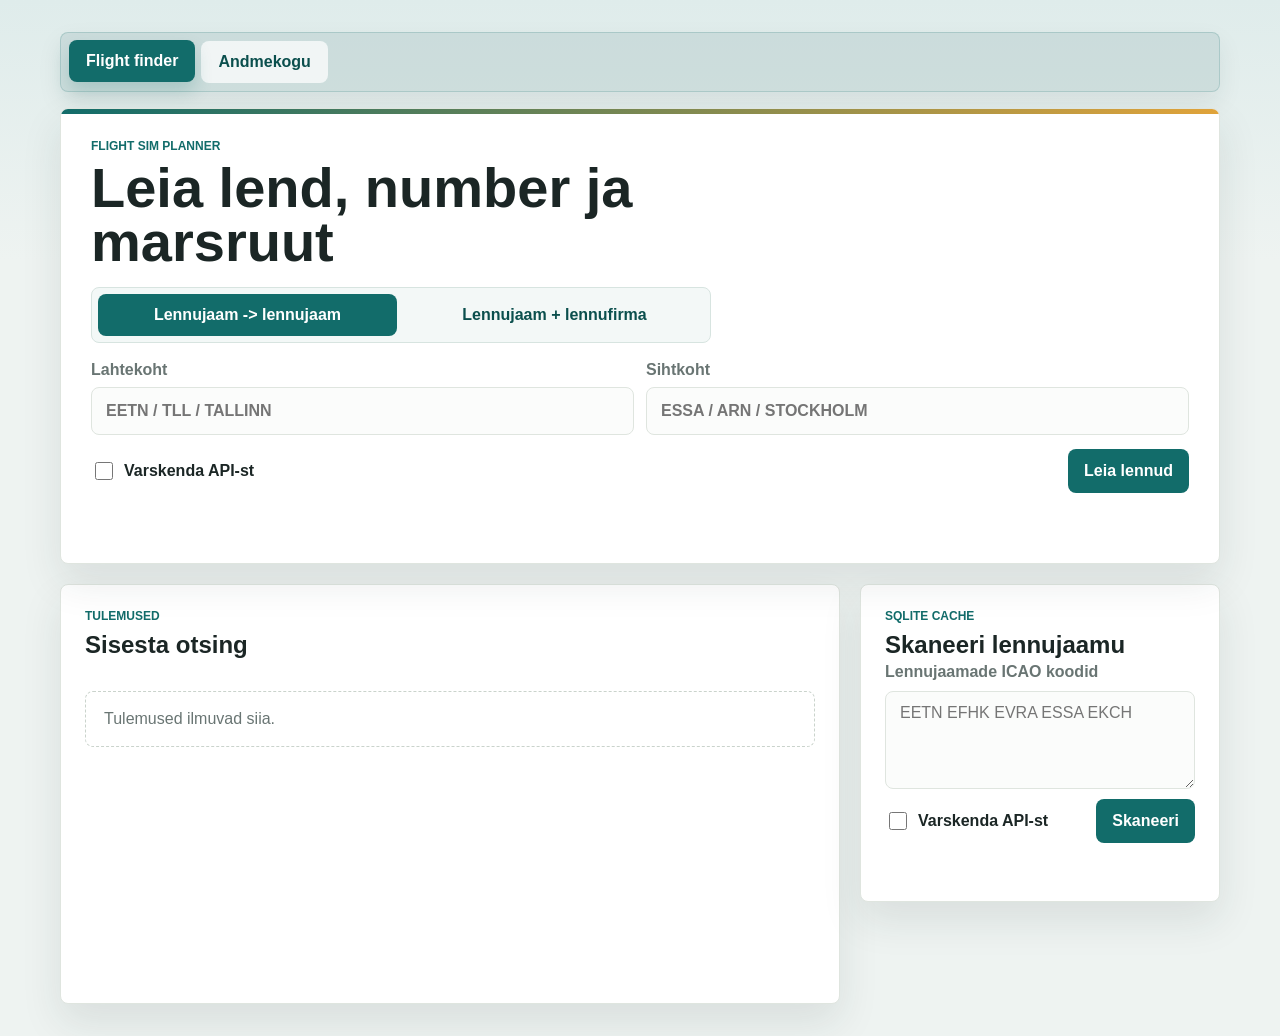
<file: index.html>
<!doctype html>
<html lang="et">
<head>
    <meta charset="utf-8">
    <meta name="viewport" content="width=device-width, initial-scale=1">
    <title>Flight Sim Route Finder</title>
    <link rel="stylesheet" href="styles.css">
</head>
<body>
    <main class="app-shell">
        <nav class="top-nav">
            <a class="active" href="index.html">Flight finder</a>
            <a href="airline.html">Andmekogu</a>
        </nav>

        <section class="planner-hero">
            <div class="hero-copy">
                <p class="eyebrow">Flight sim planner</p>
                <h1>Leia lend, number ja marsruut</h1>
            </div>

            <div class="mode-tabs" role="tablist" aria-label="Otsinguviis">
                <button class="mode-tab active" type="button" data-mode="route">Lennujaam -> lennujaam</button>
                <button class="mode-tab" type="button" data-mode="airline">Lennujaam + lennufirma</button>
            </div>

            <form id="routeForm" class="planner-form" data-form="route">
                <div class="field-grid two">
                    <label>
                        <span>Lahtekoht</span>
                        <input id="fromInput" name="from" type="text" placeholder="EETN / TLL / Tallinn" autocomplete="off" required>
                    </label>
                    <label>
                        <span>Sihtkoht</span>
                        <input id="toInput" name="to" type="text" placeholder="ESSA / ARN / Stockholm" autocomplete="off" required>
                    </label>
                </div>

                <div class="form-actions">
                    <label class="checkbox-row">
                        <input id="routeRefresh" type="checkbox">
                        <span>Varskenda API-st</span>
                    </label>
                    <button type="submit">Leia lennud</button>
                </div>
            </form>

            <form id="airportAirlineForm" class="planner-form hidden" data-form="airline">
                <div class="field-grid three">
                    <label>
                        <span>Lennujaam</span>
                        <input id="airportInput" name="airport" type="text" placeholder="EETN / TLL / Tallinn" autocomplete="off" required>
                    </label>
                    <label>
                        <span>Lennufirma</span>
                        <input id="airlineInput" name="airline" type="text" placeholder="BTI / BT / airBaltic" autocomplete="off" required>
                    </label>
                    <label>
                        <span>Suund</span>
                        <select id="directionInput" name="direction">
                            <option value="departures">Valjuvad</option>
                            <option value="arrivals">Saabuvad</option>
                            <option value="both">Molemad</option>
                        </select>
                    </label>
                </div>

                <div class="form-actions">
                    <label class="checkbox-row">
                        <input id="airlineRefresh" type="checkbox">
                        <span>Varskenda API-st</span>
                    </label>
                    <button type="submit">Leia marsruudid</button>
                </div>
            </form>

            <div id="status" class="status" role="status"></div>
        </section>

        <section class="planner-layout">
            <section class="results-panel planner-results">
                <div class="panel-header">
                    <div>
                        <p class="eyebrow">Tulemused</p>
                        <h2 id="resultsTitle">Sisesta otsing</h2>
                    </div>
                </div>

                <div id="summaryStats" class="summary-stats"></div>
                <div id="resultsList" class="results-list empty-state">Tulemused ilmuvad siia.</div>
            </section>

            <aside class="scan-panel">
                <div class="panel-header compact">
                    <div>
                        <p class="eyebrow">SQLite cache</p>
                        <h2>Skaneeri lennujaamu</h2>
                    </div>
                </div>

                <form id="scanForm" class="scan-form">
                    <label for="scanAirports">Lennujaamade ICAO koodid</label>
                    <textarea id="scanAirports" rows="4" placeholder="EETN EFHK EVRA ESSA EKCH"></textarea>
                    <div class="scan-actions">
                        <label class="checkbox-row">
                            <input id="scanRefresh" type="checkbox">
                            <span>Varskenda API-st</span>
                        </label>
                        <button type="submit">Skaneeri</button>
                    </div>
                </form>

                <div id="scanStatus" class="status" role="status"></div>
                <div id="scanResults" class="scan-results"></div>
            </aside>
        </section>
    </main>

    <script src="app.js"></script>
</body>
</html>
</file>
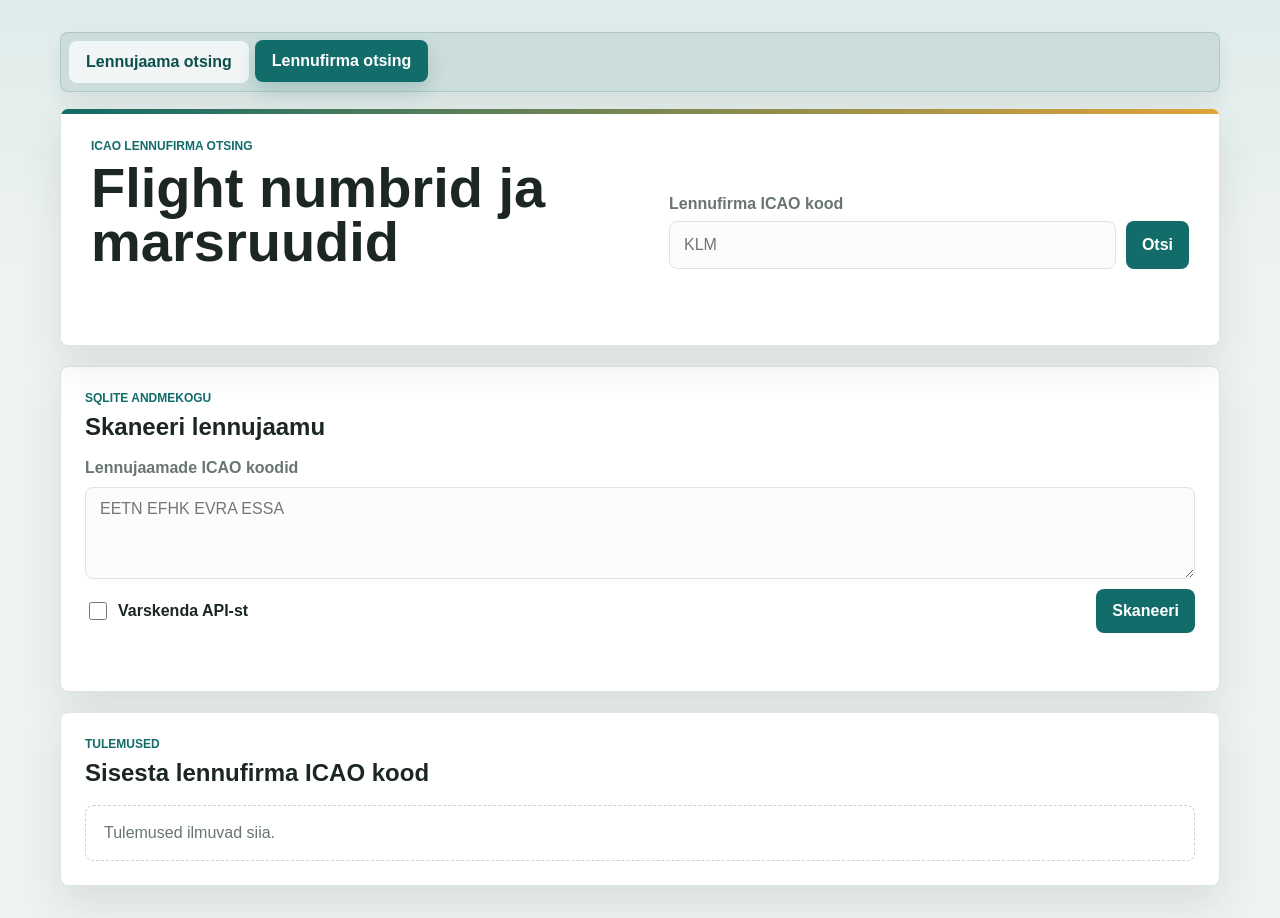
<file: airline.html>
<!doctype html>
<html lang="et">
<head>
    <meta charset="utf-8">
    <meta name="viewport" content="width=device-width, initial-scale=1">
    <title>Lennufirma lennud</title>
    <link rel="stylesheet" href="styles.css">
</head>
<body>
    <main class="app-shell">
        <nav class="top-nav">
            <a href="index.html">Lennujaama otsing</a>
            <a class="active" href="airline.html">Lennufirma otsing</a>
        </nav>

        <section class="search-panel">
            <div>
                <p class="eyebrow">ICAO lennufirma otsing</p>
                <h1>Flight numbrid ja marsruudid</h1>
            </div>

            <form id="airlineForm" class="search-form">
                <label for="airlineInput">Lennufirma ICAO kood</label>
                <div class="search-row">
                    <input id="airlineInput" name="icao" type="text" maxlength="3" placeholder="KLM" autocomplete="off" required>
                    <button type="submit">Otsi</button>
                </div>
            </form>

            <div id="airlineStatus" class="status" role="status"></div>
        </section>

        <section class="scan-panel">
            <div class="panel-header">
                <div>
                    <p class="eyebrow">SQLite andmekogu</p>
                    <h2>Skaneeri lennujaamu</h2>
                </div>
            </div>

            <form id="scanForm" class="scan-form">
                <label for="scanAirports">Lennujaamade ICAO koodid</label>
                <textarea id="scanAirports" rows="3" placeholder="EETN EFHK EVRA ESSA"></textarea>
                <div class="scan-actions">
                    <label class="checkbox-row">
                        <input id="scanRefresh" type="checkbox">
                        <span>Varskenda API-st</span>
                    </label>
                    <button type="submit">Skaneeri</button>
                </div>
            </form>

            <div id="scanStatus" class="status" role="status"></div>
            <div id="scanResults" class="scan-results"></div>
        </section>

        <section class="results-panel">
            <div class="panel-header">
                <div>
                    <p class="eyebrow">Tulemused</p>
                    <h2 id="airlineTitle">Sisesta lennufirma ICAO kood</h2>
                </div>
            </div>
            <div id="airlineFlights" class="flight-list empty-state">Tulemused ilmuvad siia.</div>
        </section>
    </main>

    <script src="airline.js"></script>
</body>
</html>
</file>
<file: styles.css>
:root {
    color-scheme: light;
    --bg: #eef3f1;
    --panel: #ffffff;
    --ink: #1b2625;
    --muted: #697573;
    --line: #dfe5df;
    --accent: #126c6a;
    --accent-dark: #0b4f4d;
    --accent-soft: #e7f3f2;
    --warm: #e0a33a;
    --danger: #b64036;
    --shadow: 0 18px 40px rgba(31, 47, 45, 0.10);
    --soft-shadow: 0 10px 24px rgba(31, 47, 45, 0.08);
}

* {
    box-sizing: border-box;
}

body {
    margin: 0;
    min-height: 100vh;
    background:
        linear-gradient(180deg, #dfeceb 0, rgba(223, 236, 235, 0) 260px),
        var(--bg);
    color: var(--ink);
    font-family: Arial, Helvetica, sans-serif;
}

button,
input,
textarea,
select {
    font: inherit;
}

.app-shell {
    width: min(1160px, calc(100% - 32px));
    margin: 0 auto;
    padding: 32px 0;
}

.search-panel,
.planner-hero,
.results-panel,
.favorites-panel,
.scan-panel {
    background: var(--panel);
    border: 1px solid var(--line);
    border-radius: 8px;
    box-shadow: var(--shadow);
}

.search-panel {
    display: grid;
    grid-template-columns: 1fr minmax(320px, 520px);
    gap: 24px;
    align-items: end;
    padding: 30px;
    margin-bottom: 20px;
    overflow: hidden;
    position: relative;
}

.planner-hero {
    display: grid;
    gap: 18px;
    padding: 30px;
    margin-bottom: 20px;
    overflow: hidden;
    position: relative;
}

.planner-hero::before {
    content: "";
    position: absolute;
    inset: 0 0 auto;
    height: 5px;
    background: linear-gradient(90deg, var(--accent), var(--warm));
}

.planner-hero > * {
    position: relative;
}

.hero-copy h1 {
    max-width: 780px;
}

.mode-tabs {
    display: grid;
    grid-template-columns: repeat(2, minmax(0, 1fr));
    gap: 8px;
    width: min(100%, 620px);
    padding: 6px;
    border: 1px solid #d7e4e0;
    border-radius: 8px;
    background: #f3f8f7;
}

.mode-tab {
    min-height: 42px;
    background: transparent;
    color: var(--accent-dark);
    border: 1px solid transparent;
}

.mode-tab:hover,
.mode-tab.active {
    background: var(--accent);
    color: #ffffff;
}

.search-panel::before {
    content: "";
    position: absolute;
    inset: 0 0 auto;
    height: 5px;
    background: linear-gradient(90deg, var(--accent), var(--warm));
}

.search-panel > * {
    position: relative;
}

.eyebrow {
    margin: 0 0 8px;
    color: var(--accent);
    font-size: 12px;
    font-weight: 700;
    letter-spacing: 0;
    text-transform: uppercase;
}

h1,
h2,
h3 {
    margin: 0;
}

h1 {
    max-width: 680px;
    font-size: clamp(32px, 7vw, 56px);
    line-height: 0.96;
}

h2 {
    font-size: 24px;
}

h3 {
    margin-top: 22px;
    margin-bottom: 10px;
    font-size: 15px;
}

.search-form label {
    display: block;
    margin-bottom: 8px;
    color: var(--muted);
    font-weight: 700;
}

.search-row {
    display: grid;
    grid-template-columns: 1fr auto;
    gap: 10px;
}

input,
textarea,
select {
    width: 100%;
    border: 1px solid var(--line);
    border-radius: 8px;
    color: var(--ink);
    background: #fbfcfb;
}

input {
    min-height: 48px;
    padding: 0 14px;
    text-transform: uppercase;
}

select {
    min-height: 48px;
    padding: 0 14px;
}

textarea {
    min-height: 92px;
    padding: 12px 14px;
    resize: vertical;
    text-transform: uppercase;
}

input:focus,
textarea:focus,
select:focus {
    border-color: var(--accent);
    outline: 3px solid rgba(18, 108, 106, 0.16);
}

button {
    min-height: 44px;
    border: 0;
    border-radius: 8px;
    padding: 0 16px;
    background: var(--accent);
    color: #ffffff;
    font-weight: 700;
    cursor: pointer;
    transition: background 160ms ease, border-color 160ms ease, color 160ms ease, transform 160ms ease;
}

button:hover {
    background: var(--accent-dark);
    transform: translateY(-1px);
}

button:disabled {
    cursor: not-allowed;
    opacity: 0.55;
}

button.secondary {
    background: #eef5f4;
    color: var(--accent-dark);
    border: 1px solid #cce0df;
}

button.secondary:hover {
    background: #dfeeed;
}

button.ghost {
    min-height: 34px;
    padding: 0 10px;
    background: transparent;
    color: var(--danger);
    border: 1px solid #edd0cd;
}

.top-nav {
    display: flex;
    flex-wrap: wrap;
    gap: 6px;
    align-items: center;
    justify-content: flex-start;
    margin-bottom: 16px;
    padding: 8px;
    background: rgba(11, 79, 77, 0.10);
    border: 1px solid rgba(18, 108, 106, 0.18);
    border-radius: 8px;
    box-shadow: var(--soft-shadow);
}

.top-nav a,
.button-link {
    display: inline-flex;
    align-items: center;
    justify-content: center;
    min-height: 42px;
    border-radius: 8px;
    padding: 0 16px;
    color: var(--accent-dark);
    font-weight: 700;
    text-decoration: none;
    background: rgba(255, 255, 255, 0.72);
    border: 1px solid transparent;
    transition: background 160ms ease, color 160ms ease, transform 160ms ease, box-shadow 160ms ease;
}

.top-nav a.active,
.top-nav a:hover,
.button-link:hover {
    color: #ffffff;
    background: var(--accent);
    box-shadow: 0 10px 18px rgba(18, 108, 106, 0.20);
    transform: translateY(-1px);
}

.secondary-link {
    min-height: 44px;
}

.status {
    grid-column: 1 / -1;
    min-height: 22px;
    color: var(--muted);
}

.status.error {
    color: var(--danger);
}

.content-grid {
    display: grid;
    grid-template-columns: minmax(0, 1fr) 360px;
    gap: 20px;
    align-items: start;
}

.planner-layout {
    display: grid;
    grid-template-columns: minmax(0, 1fr) 360px;
    gap: 20px;
    align-items: start;
}

.planner-results {
    min-height: 420px;
}

.results-panel,
.favorites-panel,
.scan-panel {
    padding: 24px;
}

.planner-form {
    display: grid;
    gap: 14px;
}

.field-grid {
    display: grid;
    gap: 12px;
}

.field-grid.two {
    grid-template-columns: repeat(2, minmax(0, 1fr));
}

.field-grid.three {
    grid-template-columns: 1fr 1fr 180px;
}

.field-grid label,
.planner-form label {
    display: grid;
    gap: 8px;
    color: var(--muted);
    font-weight: 700;
}

.form-actions {
    display: flex;
    gap: 12px;
    align-items: center;
    justify-content: space-between;
}

.scan-panel {
    margin-bottom: 20px;
}

.scan-form {
    display: grid;
    gap: 10px;
}

.scan-form label {
    color: var(--muted);
    font-weight: 700;
}

.scan-actions {
    display: flex;
    gap: 12px;
    align-items: center;
    justify-content: space-between;
}

.checkbox-row {
    display: inline-flex;
    gap: 8px;
    align-items: center;
    min-height: 44px;
    color: var(--ink);
}

.planner-form .checkbox-row,
.scan-form .checkbox-row {
    display: inline-flex;
    grid-template-columns: none;
    gap: 8px;
    align-items: center;
    color: var(--ink);
}

.checkbox-row input {
    width: 18px;
    min-height: 18px;
    accent-color: var(--accent);
}

.panel-header {
    display: flex;
    gap: 16px;
    align-items: center;
    justify-content: space-between;
    margin-bottom: 18px;
}

.panel-header.compact {
    margin-bottom: 4px;
}

.summary-stats {
    display: grid;
    grid-template-columns: repeat(3, minmax(0, 1fr));
    gap: 10px;
    margin-bottom: 14px;
}

.summary-card {
    display: grid;
    gap: 4px;
    border: 1px solid #dce6e2;
    border-radius: 8px;
    padding: 12px;
    background: #fbfcfb;
}

.summary-card span {
    color: var(--muted);
    font-size: 12px;
    font-weight: 700;
    text-transform: uppercase;
}

.summary-card strong {
    overflow-wrap: anywhere;
    font-size: 22px;
}

.results-list {
    display: grid;
    gap: 14px;
}

.airline-list,
.favorite-list {
    display: grid;
    gap: 14px;
}

.airline-card,
.favorite-item {
    display: flex;
    gap: 12px;
    align-items: center;
    justify-content: space-between;
    min-height: 64px;
    padding: 14px;
    border: 1px solid var(--line);
    border-radius: 8px;
    background: #fbfcfb;
}

.airline-card {
    display: block;
    box-shadow: 0 8px 18px rgba(31, 47, 45, 0.05);
}

.airline-card-header,
.favorite-actions,
.airline-actions {
    display: flex;
    gap: 10px;
    align-items: center;
    justify-content: space-between;
}

.airline-actions,
.favorite-actions {
    flex-wrap: wrap;
    justify-content: flex-end;
}

.airline-main,
.favorite-main {
    min-width: 0;
}

.airline-name,
.favorite-name {
    overflow-wrap: anywhere;
    font-size: 17px;
    font-weight: 700;
}

.result-count {
    min-width: max-content;
    border-radius: 999px;
    padding: 7px 10px;
    color: var(--accent-dark);
    font-size: 13px;
    font-weight: 800;
    background: var(--accent-soft);
}

.meta {
    display: flex;
    flex-wrap: wrap;
    gap: 6px;
    margin-top: 7px;
    color: var(--muted);
    font-size: 13px;
}

.tag {
    border-radius: 999px;
    border: 1px solid #d9dfd9;
    padding: 3px 8px;
    background: #ffffff;
}

.flight-list {
    display: grid;
    gap: 10px;
    margin-top: 14px;
}

.flight-card {
    display: grid;
    grid-template-columns: minmax(92px, 0.5fr) minmax(260px, 2fr) auto;
    gap: 12px;
    align-items: center;
    min-height: 78px;
    border: 1px solid #dce6e2;
    border-radius: 8px;
    padding: 12px;
    background: linear-gradient(180deg, #ffffff, #f8fbfa);
    box-shadow: 0 8px 18px rgba(31, 47, 45, 0.05);
}

.flight-card.large {
    min-height: 86px;
}

.flight-number-block,
.flight-status,
.airport-box {
    border-radius: 8px;
    border: 1px solid #e1e8e4;
    background: #ffffff;
}

.flight-number-block {
    display: grid;
    gap: 4px;
    padding: 10px 12px;
}

.flight-number {
    color: var(--ink);
    font-size: 18px;
    font-weight: 800;
}

.flight-label,
.airport-label {
    color: var(--muted);
    font-size: 11px;
    font-weight: 700;
    text-transform: uppercase;
}

.route-card {
    display: grid;
    grid-template-columns: minmax(0, 1fr) 34px minmax(0, 1fr);
    gap: 8px;
    align-items: center;
}

.airport-box {
    display: grid;
    gap: 4px;
    min-width: 0;
    padding: 10px 12px;
}

.airport-code {
    overflow-wrap: anywhere;
    font-size: 18px;
    font-weight: 800;
}

.airport-name {
    overflow: hidden;
    color: var(--muted);
    font-size: 12px;
    text-overflow: ellipsis;
    white-space: nowrap;
}

.route-arrow {
    display: grid;
    place-items: center;
    width: 34px;
    height: 34px;
    border-radius: 999px;
    color: #ffffff;
    background: var(--accent);
    font-weight: 800;
}

.flight-status {
    justify-self: end;
    min-width: 92px;
    padding: 8px 10px;
    color: var(--accent-dark);
    font-size: 13px;
    font-weight: 800;
    text-align: center;
    background: var(--accent-soft);
}

.flight-side {
    display: grid;
    gap: 6px;
    justify-items: end;
}

.flight-side .flight-status {
    justify-self: stretch;
}

.call-sign {
    color: var(--muted);
    font-size: 12px;
    font-weight: 700;
}

.empty-inline {
    color: var(--muted);
    border: 1px dashed #cad3cc;
    border-radius: 8px;
    padding: 12px;
    background: #ffffff;
}

.empty-state {
    color: var(--muted);
    border: 1px dashed #cad3cc;
    border-radius: 8px;
    padding: 18px;
}

.scan-results {
    display: grid;
    gap: 8px;
    margin-top: 12px;
}

.scan-result {
    display: grid;
    grid-template-columns: minmax(130px, 1fr) auto auto;
    gap: 10px;
    align-items: center;
    border: 1px solid #dce6e2;
    border-radius: 8px;
    padding: 10px 12px;
    background: #fbfcfb;
}

.scan-result strong {
    display: block;
}

.scan-result span,
.scan-error {
    color: var(--muted);
    font-size: 12px;
}

.scan-result.error {
    border-color: #edd0cd;
    background: #fff8f7;
}

.scan-error {
    grid-column: 1 / -1;
    color: var(--danger);
}

.hidden {
    display: none;
}

@media (max-width: 860px) {
    .search-panel,
    .content-grid,
    .planner-layout,
    .field-grid.two,
    .field-grid.three {
        grid-template-columns: 1fr;
    }

    .search-panel {
        padding: 22px;
    }

    .flight-card {
        grid-template-columns: 1fr;
    }

    .flight-status {
        justify-self: stretch;
    }

    .summary-stats {
        grid-template-columns: 1fr;
    }
}

@media (max-width: 560px) {
    .app-shell {
        width: min(100% - 20px, 1160px);
        padding: 10px 0;
    }

    .search-row,
    .panel-header,
    .airline-card-header,
    .favorite-item,
    .form-actions,
    .scan-actions,
    .scan-result {
        align-items: stretch;
        flex-direction: column;
    }

    .mode-tabs {
        grid-template-columns: 1fr;
    }

    .scan-result {
        display: flex;
    }

    .airline-actions,
    .favorite-actions {
        align-items: stretch;
        flex-direction: column;
    }

    .route-card {
        grid-template-columns: 1fr;
    }

    .route-arrow {
        justify-self: center;
        transform: rotate(90deg);
    }

    .search-row {
        display: flex;
    }

    button {
        width: 100%;
    }
}
</file>
